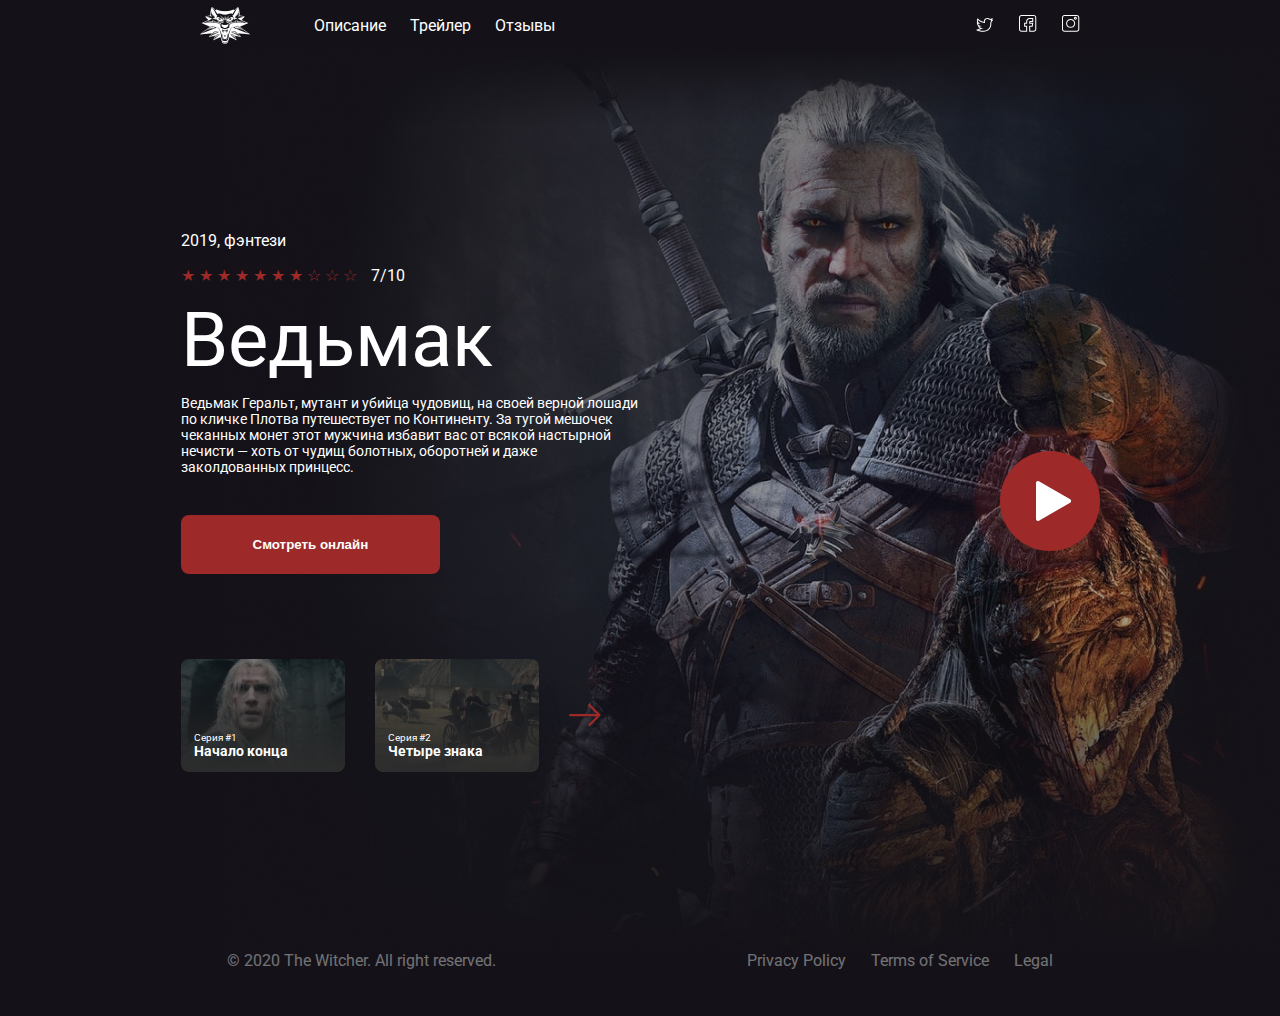
<file: witcher/index.html>
<!DOCTYPE html>
<html lang="ru">
<head>
    <meta charset="UTF-8">
    <meta http-equiv="X-UA-Compatible" content="IE=edge">
    <meta name="viewport" content="width=device-width, initial-scale=1.0">
    <link rel="stylesheet" href="css/style.css">
    <link rel="shortcut icon" href="icon/logo.png" type="image/png">
    <link rel="preconnect" href="https://fonts.gstatic.com">
    <link href="https://fonts.googleapis.com/css2?family=Roboto:wght@300;400;500;700&display=swap" rel="stylesheet">
    <title>Witcher</title>
</head>
<body>
    <header>
        <div class="flex-items">
    <img src="icon/logo.png" alt="logo" class="logo">
        <nav>
            <div class="menuOpener"><span></span></div>
  
            <div class="menu menuClose">
              <div class="menuCloser">X</div>
              <ul>
                <li><a href="#">Описание </a></li>
                <li><a href="#">Трейлер</a></li>
                <li><a href="#">Отзывы</a></li>
              </ul>
            </div>
        </nav>
    </div>
        <div class="socNetwork">
            <svg width="18" height="14" viewBox="0 0 18 14" fill="none" xmlns="http://www.w3.org/2000/svg" class="icon">
                <path d="M17.2727 1.83371C16.1862 1.88234 16.2099 1.87837 16.0871 1.88836L16.7306 0.103532C16.7306 0.103532 14.722 0.821174 14.2128 0.949548C12.8755 -0.217852 10.8877 -0.269432 9.46657 0.578888C8.30282 1.27375 7.67818 2.467 7.88652 3.86171C5.62162 3.55646 3.7133 2.51372 2.20666 0.755899L1.73014 0.200037L1.37407 0.835125C0.924043 1.63762 0.774605 2.55519 0.953167 3.41874C1.02644 3.77302 1.15097 4.11091 1.32347 4.4273L0.914687 4.27346L0.866192 4.93683C0.817038 5.6107 1.04805 6.39733 1.48424 7.04086C1.60706 7.2221 1.7652 7.42112 1.96563 7.61746L1.75439 7.58598L2.01215 8.34611C2.35096 9.34482 3.05467 10.1175 3.9679 10.547C3.05585 10.9229 2.31907 11.1628 1.10801 11.5497L0 11.9035L1.02341 12.4469C1.41361 12.6541 2.79242 13.3462 4.15477 13.5538C7.18308 14.0151 10.5926 13.6394 12.888 11.6316C14.8213 9.94049 15.4557 7.53491 15.3239 5.03154C15.304 4.65257 15.4109 4.29086 15.6249 4.01325C16.0536 3.45739 17.2701 1.83742 17.2727 1.83371ZM14.8157 3.4245C14.4602 3.88539 14.2822 4.47402 14.3141 5.08172C14.4471 7.60684 13.7397 9.56509 12.2114 10.9018C10.4262 12.4634 7.54666 13.0764 4.31146 12.5835C3.72556 12.4943 3.12003 12.2945 2.61887 12.0949C3.63424 11.7556 4.41833 11.4532 5.68461 10.8711L7.45231 10.0585L5.50064 9.93716C4.56579 9.87905 3.78737 9.43902 3.30887 8.72458C3.56294 8.71024 3.80792 8.67031 4.05185 8.60427L5.91324 8.10075L4.0363 7.65432C3.12425 7.43738 2.60437 6.90737 2.32882 6.50087C2.14789 6.23376 2.02968 5.96011 1.95878 5.70785C2.14696 5.75687 2.36638 5.79181 2.72021 5.82585L4.45747 5.99275L3.08102 4.94989C2.08924 4.19858 1.6918 3.06984 1.98316 1.98473C5.07842 5.10283 8.71265 4.86848 9.07847 4.95091C8.99796 4.19129 8.99585 4.1895 8.97476 4.11718C8.50628 2.50873 9.53299 1.69202 9.99606 1.41556C10.9633 0.838197 12.4987 0.751163 13.5622 1.70239C13.7919 1.90768 14.1025 1.98845 14.3932 1.91831C14.6541 1.85534 14.8682 1.78865 15.0779 1.71608L14.6414 2.92661L15.1986 2.927C15.0935 3.06395 14.9673 3.2279 14.8157 3.4245Z" fill="white"/>
                </svg>
                <svg width="18" height="17" viewBox="0 0 18 17" fill="none" xmlns="http://www.w3.org/2000/svg" class="icon">
                    <path d="M2.53018 16.776H8.16405V10.8126H6.13991V8.8467H8.16405V6.38928C8.16405 5.03425 9.29908 3.93187 10.6942 3.93187H13.2244V5.8978H11.2003C10.6422 5.8978 10.1882 6.33873 10.1882 6.88076V8.8467H13.1331L12.7957 10.8126H10.1882V16.776H14.7425C16.1377 16.776 17.2727 15.6736 17.2727 14.3185V2.45742C17.2727 1.10238 16.1377 0 14.7425 0H2.53018C1.13502 0 0 1.10238 0 2.45742V14.3185C0 15.6736 1.13502 16.776 2.53018 16.776ZM1.01207 2.45742C1.01207 1.64442 1.69311 0.982966 2.53018 0.982966H14.7425C15.5796 0.982966 16.2606 1.64442 16.2606 2.45742V14.3185C16.2606 15.1315 15.5796 15.793 14.7425 15.793H11.2003V11.7956H13.6531L14.3278 7.86373H11.2003V6.88076H14.2365V2.9489H10.6942C8.74099 2.9489 7.15198 4.49221 7.15198 6.38928V7.86373H5.12783V11.7956H7.15198V15.793H2.53018C1.69311 15.793 1.01207 15.1315 1.01207 14.3185V2.45742Z" fill="white"/>
                    </svg>
                    
                <svg width="18" height="17" viewBox="0 0 18 17" fill="none" xmlns="http://www.w3.org/2000/svg" class="icon">
                    <path d="M2.53018 16.776H14.7425C16.1377 16.776 17.2727 15.6736 17.2727 14.3185V2.45742C17.2727 1.10238 16.1377 0 14.7425 0H2.53018C1.13502 0 0 1.10238 0 2.45742V14.3185C0 15.6736 1.13502 16.776 2.53018 16.776ZM1.01207 2.45742C1.01207 1.64442 1.69311 0.982966 2.53018 0.982966H14.7425C15.5796 0.982966 16.2606 1.64442 16.2606 2.45742V14.3185C16.2606 15.1315 15.5796 15.793 14.7425 15.793H2.53018C1.69311 15.793 1.01207 15.1315 1.01207 14.3185V2.45742Z" fill="white"/>
                    <path d="M8.63635 12.8113C11.1476 12.8113 13.1907 10.827 13.1907 8.38798C13.1907 5.94899 11.1476 3.96463 8.63635 3.96463C6.12515 3.96463 4.08203 5.94899 4.08203 8.38798C4.08203 10.827 6.12515 12.8113 8.63635 12.8113ZM8.63635 4.9476C10.5896 4.9476 12.1786 6.49091 12.1786 8.38798C12.1786 10.2851 10.5896 11.8284 8.63635 11.8284C6.68311 11.8284 5.0941 10.2851 5.0941 8.38798C5.0941 6.49091 6.68311 4.9476 8.63635 4.9476Z" fill="white"/>
                    <path d="M13.4092 4.70905C14.2363 4.70905 14.9092 4.05548 14.9092 3.25218C14.9092 2.44888 14.2363 1.79532 13.4092 1.79532C12.5821 1.79532 11.9092 2.44888 11.9092 3.25218C11.9092 4.05548 12.5821 4.70905 13.4092 4.70905ZM13.4092 2.76656C13.6848 2.76656 13.9092 2.98446 13.9092 3.25218C13.9092 3.51991 13.6848 3.7378 13.4092 3.7378C13.1335 3.7378 12.9092 3.51991 12.9092 3.25218C12.9092 2.98446 13.1335 2.76656 13.4092 2.76656Z" fill="white"/>
                    </svg>
                    
        </div>
    </header>
    <div class="main">

    <div class="main__content">
        <div class="min__description">
            <p>2019, фэнтези</p>
            <div class="raiting">
                <div class="raiting__item active__item">★</div>
                <div class="raiting__item active__item">★</div>
                <div class="raiting__item active__item">★</div>
                <div class="raiting__item active__item">★</div>
                <div class="raiting__item active__item">★</div>
                <div class="raiting__item active__item">★</div>
                <div class="raiting__item active__item">★</div>
                <div class="raiting__item ">☆</div>
                <div class="raiting__item ">☆</div>
                <div class="raiting__item ">☆</div>
            </div>
        </div>
        <div class="title">Ведьмак</div>
        <div class="subtitle">Ведьмак Геральт, мутант и убийца чудовищ, на своей верной лошади по кличке Плотва путешествует по Континенту. За тугой мешочек чеканных монет этот мужчина избавит вас от всякой настырной нечисти — хоть от чудищ болотных, оборотней и даже заколдованных принцесс.</div>
        <button class="wacthOnline">Смотреть онлайн</button>
        <div class="series">
            <div class="series__wrap">
                <div class="item seria1">
                    <div class="seriaNum">Серия #1</div>
                    <div class="seriaTitle">Начало конца</div>
                </div>
                <div class="item seria2">
                    <div class="seriaNum">Серия #2</div>
                    <div class="seriaTitle">Четыре знака</div>
                </div>
                <svg width="32" height="23" viewBox="0 0 32 23" fill="none" xmlns="http://www.w3.org/2000/svg" class="arrowNext">
                    <path d="M21.205 0.333C20.776 -0.111 20.062 -0.111 19.618 0.333C19.189 0.762 19.189 1.476 19.618 1.904L27.665 9.951H1.111C0.492 9.952 0 10.444 0 11.063C0 11.682 0.492 12.19 1.111 12.19H27.665L19.618 20.222C19.189 20.666 19.189 21.381 19.618 21.809C20.062 22.253 20.777 22.253 21.205 21.809L31.157 11.857C31.601 11.428 31.601 10.714 31.157 10.286L21.205 0.333Z" fill="#9D2929"/>
                    </svg>
                    
            </div>
        </div>  
    </div>
    <div class="playIcon">
    <svg width="36" height="40" viewBox="0 0 36 40" fill="none" xmlns="http://www.w3.org/2000/svg" >
        <path d="M34.1814 18.3134L2.89129 0.258876C1.60627 -0.480009 0 0.451629 0 1.9294V38.0705C0 39.5483 1.60627 40.4799 2.89129 39.741L34.1814 21.6865C35.4665 20.9152 35.4665 19.0522 34.1814 18.3134Z" fill="white"/>
        </svg>
    </div>

</div>
<footer>
    <div class="footer__wrap">
    <div class="avtorTag">© 2020 The Witcher. All right reserved.</div>
    <div class="links">
        <div class="link">Privacy Policy</div>
        <div class="link">Terms of Service</div>
        <div class="link">Legal</div>
    </div>
</div>
</footer>
<script src="js.js"></script>
</body>
</html>
</file>
<file: witcher/css/style.css>
body {
  max-width: 1440px;
  margin: 0 auto;
  position: relative;
  font-family: "Roboto", sans-serif;
  background-color: #141218;
}

header {
  background-color: #141218;
  z-index: 3;
  display: flex;
  justify-content: space-around;
  align-items: center;
}
header .flex-items {
  display: flex;
}
header .logo {
  object-fit: contain;
  cursor: pointer;
}
header nav .menu ul {
  display: flex;
}
header nav .menu ul li {
  list-style: none;
  margin-left: 24px;
}
header nav .menu ul li a {
  cursor: pointer;
  color: white;
  text-decoration: none;
}
header .socNetwork .icon {
  margin-left: 21px;
  cursor: pointer;
}

.main {
  background-color: #141218;
  height: 900px;
  background-image: url(../img/backgroundbg.jpg);
  background-repeat: no-repeat;
  background-position: right;
  color: white;
  display: flex;
  align-items: center;
  justify-content: space-around;
  flex-wrap: wrap;
}
.main .min__description p {
  margin: 0;
}
.main .main__content .title {
  font-size: 76px;
  margin-top: 10px;
  margin-bottom: 10px;
}
.main .main__content .subtitle {
  width: 458px;
  font-size: 14px;
  margin-bottom: 40px;
}
.main .main__content .wacthOnline {
  background: #9d2929;
  padding: 22px 72px;
  color: white;
  border: none;
  border-radius: 8px;
  cursor: pointer;
  font-weight: 700;
  outline: none;
}
.main .raiting {
  margin-top: 16px;
  display: flex;
}
.main .raiting::after {
  content: "7/10";
  margin-left: 10px;
}
.main .raiting__item {
  color: #9d2929;
  margin-right: 4px;
  cursor: default;
}
.main .series {
  margin-top: 85px;
}
.main .series__wrap {
  display: flex;
  align-items: center;
}
.main .item {
  width: 164px;
  height: 113px;
  margin-right: 30px;
  cursor: pointer;
  display: flex;
  flex-direction: column;
  justify-content: flex-end;
}
.main .seria1 {
  background-image: url(../img/firstSeria.png);
  background-repeat: no-repeat;
}
.main .seriaNum {
  font-size: 10px;
  margin-left: 13px;
}
.main .seriaTitle {
  font-size: 14px;
  font-weight: bold;
  margin-bottom: 13px;
  margin-left: 13px;
}
.main .seria2 {
  background-image: url(../img/seconSeria.png);
  background-repeat: no-repeat;
}
.main .arrowNext {
  cursor: pointer;
}
.main .playIcon {
  width: 100px;
  height: 100px;
  cursor: pointer;
  border-radius: 67px;
  background: #9d2929;
  display: flex;
  justify-content: center;
  align-items: center;
  box-shadow: 0px 1px 5px 25px rgba(157, 41, 41, 0.2);
}
.main .playIcon svg {
  margin-left: 9px;
}

footer {
  background-color: #141218;
  height: 65px;
}
footer .footer__wrap {
  display: flex;
  justify-content: space-evenly;
  align-items: center;
}
footer .avtorTag {
  color: white;
  opacity: 0.4;
}
footer .links {
  display: flex;
}
footer .link {
  color: white;
  opacity: 0.4;
  margin-left: 25px;
  cursor: pointer;
}

.menuCloser {
  opacity: 0;
  visibility: hidden;
  display: none;
}

@media (max-width: 630px) {
  .main {
    background-position: center;
  }

  .menuOpener {
    cursor: pointer;
  }
  .menuOpener span {
    background: #ffffff;
    border: 5px;
    width: 27px;
    height: 2px;
    display: inline-flex;
    position: relative;
    cursor: pointer;
    border-radius: 1px;
  }
  .menuOpener span::before {
    content: "";
    background: #ffffff;
    border-radius: 1px;
    width: 27px;
    height: 2px;
    margin-top: 6px;
    position: absolute;
    top: 0;
    left: 0;
  }
  .menuOpener span::after {
    content: "";
    background: #ffffff;
    border-radius: 1px;
    width: 27px;
    height: 2px;
    margin-top: 13px;
  }

  .menuClose {
    opacity: 0;
    visibility: hidden;
    transition: 350ms;
  }

  .menu {
    background: #000;
    height: 100%;
    width: 100%;
    left: 0;
    top: 0;
    position: absolute;
    transition: 350ms;
  }
  .menu ul {
    display: flex;
    flex-direction: column;
    align-items: center;
    padding: 0;
  }
  .menu ul li {
    list-style: none;
    margin-bottom: 40px;
  }
  .menu ul li a {
    text-decoration: none;
    color: #fff;
    margin: 0;
  }
  .menu nav {
    margin: 0 auto;
  }

  .menuCloser {
    font-size: 30px;
    display: inline-flex;
    cursor: pointer;
    color: #fff;
    display: flex;
    justify-content: flex-end;
  }

  .socNetwork {
    display: none;
  }

  header {
    justify-content: stretch;
    padding-top: 17px;
  }

  .flex-items {
    width: 95%;
    justify-content: space-between;
  }
  .flex-items .logo {
    margin-left: 15px;
  }

  .main .playIcon {
    display: none;
  }

  .main .main__content .subtitle {
    width: 315px;
  }

  footer .footer__wrap {
    display: inline;
    text-align: center;
  }
  footer .footer__wrap .links {
    justify-content: center;
    margin-left: -25px;
    margin-top: 9px;
  }
}
@media (max-width: 450px) {
  .main .seria2 {
    display: none;
  }
}
</file>
